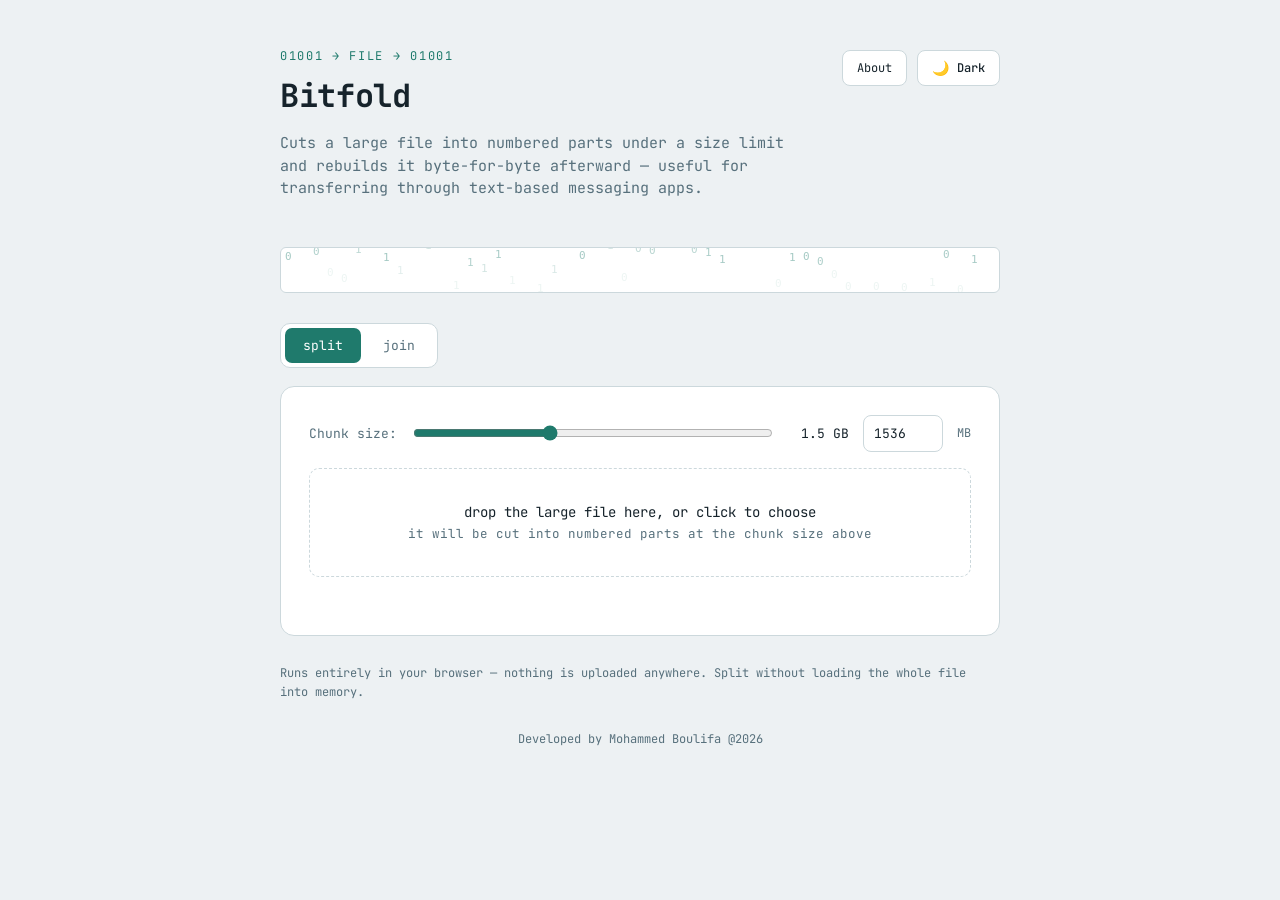
<file: index.html>
<!DOCTYPE html>
<html lang="en">
<head>
<meta charset="UTF-8">
<title>Bitfold — split and rejoin large files</title>
<meta name="viewport" content="width=device-width, initial-scale=1">
<link rel="stylesheet" href="style.css">
</head>
<body>
<div class="wrap">

  <header>
    <div>
      <div class="eyebrow">01001 → file → 01001</div>
      <h1>Bitfold</h1>
      <p class="sub">Cuts a large file into numbered parts under a size limit and rebuilds it byte-for-byte afterward — useful for transferring through text-based messaging apps.</p>
    </div>
    <div class="header-actions">
      <a class="nav-link" href="about.html">About</a>
      <button id="themeToggle" type="button" aria-label="Toggle light/dark mode">
        <span class="icon" id="themeIcon">🌙</span><span id="themeLabel">Dark</span>
      </button>
    </div>
  </header>

  <div class="stream"><canvas id="streamCanvas"></canvas></div>

  <div class="tabs">
    <div class="tab active" data-tab="split">split</div>
    <div class="tab" data-tab="join">join</div>
  </div>

  <!-- SPLIT -->
  <div class="panel" id="splitPanel">
    <div class="row chunk-row">
  <label for="chunkSlider" class="chunk-label">Chunk size:</label>
  <input type="range" id="chunkSlider" min="1" max="4096" step="1" value="1536" class="chunk-slider">
  <span id="chunkSliderLabel" class="chunk-slider-label">1.5 GB</span>
  <input type="number" id="customChunkMB" min="1" max="4096" step="1" value="1536" class="chunk-custom">
  <span class="chunk-unit">MB</span>
    </div>
    <div class="drop" id="splitDrop">
      <div class="big">drop the large file here, or click to choose</div>
      <div class="small">it will be cut into numbered parts at the chunk size above</div>
      <input type="file" id="splitInput">
    </div>
    <div class="meta hidden" id="splitMeta"></div>
    <div id="splitParts"></div>
    <div class="status" id="splitStatus"></div>
  </div>

  <!-- JOIN -->
  <div class="panel hidden" id="joinPanel">
    <div class="drop" id="joinDrop">
      <div class="big">drop all the part files here at once, or click to choose</div>
      <div class="small">select every <code>.partNNNofNNN</code> file from the split step</div>
      <input type="file" id="joinInput" multiple>
    </div>
    <div class="meta hidden" id="joinMeta"></div>
    <div class="row">
      <button class="primary" id="joinBtn">Rebuild file</button>
      <button id="resetJoin">Clear</button>
    </div>
    <div class="status" id="joinStatus"></div>
  </div>

  <footer>
    Runs entirely in your browser — nothing is uploaded anywhere. Split without loading the whole file into memory.
  </footer>
  <footer class="container"> Developed by Mohammed Boulifa @2026</footer>
</div>

<script src="theme.js"></script>
<script src="app.js"></script>
</body>
</html>
</file>
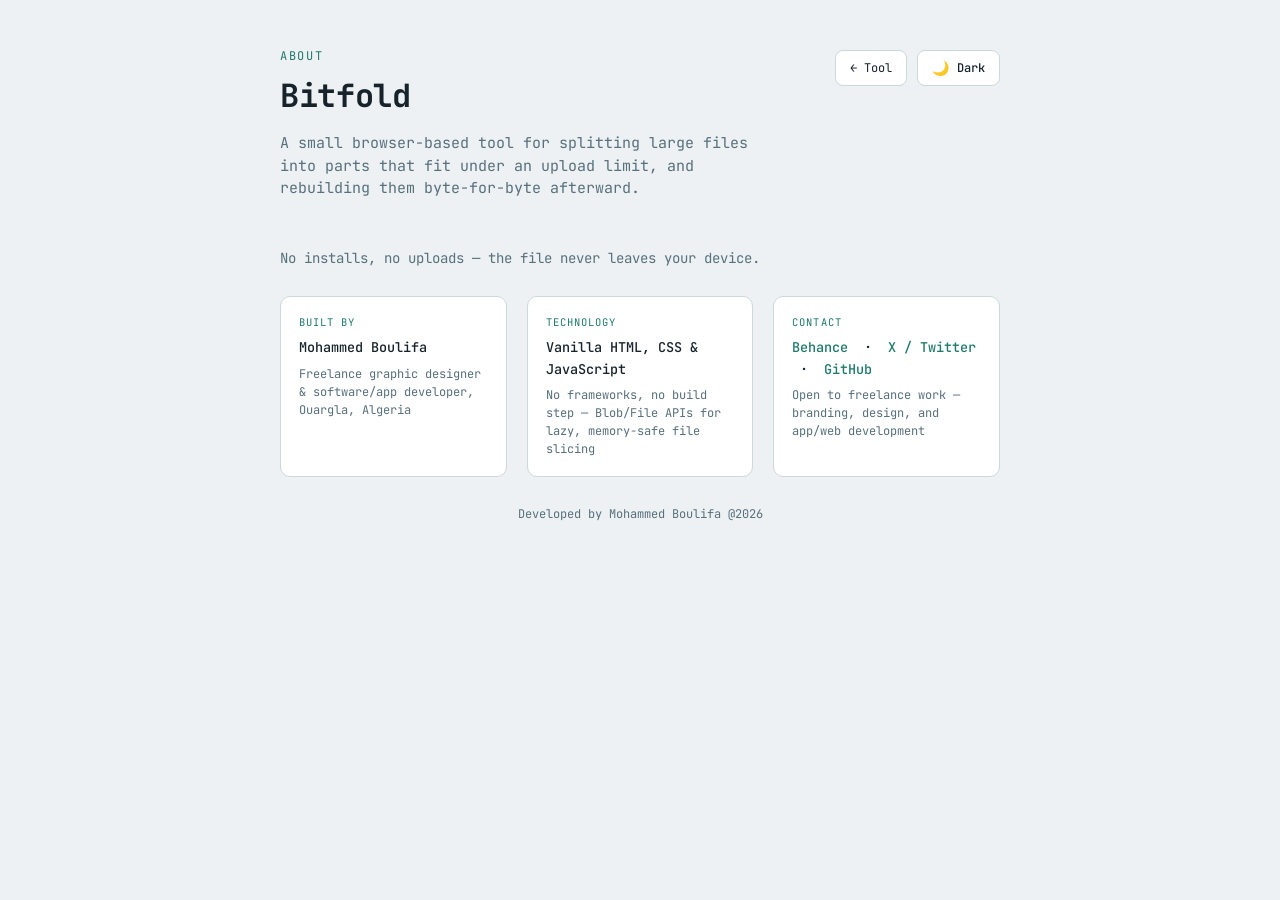
<file: about.html>
<!DOCTYPE html>
<html lang="en">
<head>
<meta charset="UTF-8">
<title>About — Bitfold</title>
<meta name="viewport" content="width=device-width, initial-scale=1">
<link rel="stylesheet" href="style.css">
</head>
<body>
<div class="wrap">

  <header>
    <div>
      <div class="eyebrow">About</div>
      <h1>Bitfold</h1>
      <p class="sub">A small browser-based tool for splitting large files into parts that fit under an upload limit, and rebuilding them byte-for-byte afterward.</p>
    </div>
    <div class="header-actions">
      <a class="nav-link" href="index.html">← Tool</a>
      <button id="themeToggle" type="button" aria-label="Toggle light/dark mode">
        <span class="icon" id="themeIcon">🌙</span><span id="themeLabel">Dark</span>
      </button>
    </div>
  </header>

  <p class="about-text">No installs, no uploads — the file never leaves your device.</p>

  <div class="about-grid">
    <div class="about-block">
      <div class="about-label">Built by</div>
      <div class="about-value">Mohammed Boulifa</div>
      <div class="about-sub">Freelance graphic designer &amp; software/app developer, Ouargla, Algeria</div>
    </div>
    <div class="about-block">
      <div class="about-label">Technology</div>
      <div class="about-value">Vanilla HTML, CSS &amp; JavaScript</div>
      <div class="about-sub">No frameworks, no build step — Blob/File APIs for lazy, memory-safe file slicing</div>
    </div>
    <div class="about-block">
      <div class="about-label">Contact</div>
      <div class="about-value">
        <a href="https://behance.net/MohammedBoulifa" target="_blank" rel="noopener">Behance</a>
        &nbsp;·&nbsp;
        <a href="https://x.com/X07Mohammed" target="_blank" rel="noopener">X / Twitter</a>
        &nbsp;·&nbsp;
        <a href="https://github.com/MohammedBoulifa" target="_blank" rel="noopener">GitHub</a>
      </div>
      <div class="about-sub">Open to freelance work — branding, design, and app/web development</div>
    </div>
  </div>
  <footer class="container"> Developed by Mohammed Boulifa @2026</footer>
</div>

<script src="theme.js"></script>
</body>
</html>
</file>
<file: style.css>
@import url('https://fonts.googleapis.com/css2?family=JetBrains+Mono:ital,wght@0,100..800;1,100..800&display=swap');

:root{
  --bg: #EDF1F3;
  --panel: #FFFFFF;
  --ink: #16232B;
  --ink-soft: #57707C;
  --accent: #1F7A6C;
  --accent-soft: #DCEEEA;
  --line: #CCD8DC;
  --warn: #B5482A;
  --mono: 'JetBrains Mono', monospace;
  --sans: 'JetBrains Mono', sans-serif;
}

:root[data-theme="dark"]{
  --bg: #10171B;
  --panel: #172027;
  --ink: #E7EEF0;
  --ink-soft: #8FA5AC;
  --accent: #3FCBAE;
  --accent-soft: #17332E;
  --line: #2B3A41;
  --warn: #E07856;
}

*{ box-sizing: border-box; }
html,body{ margin:0; padding:0; background:var(--bg); color:var(--ink); font-family:var(--sans); transition: background .2s, color .2s; }

.wrap{ max-width: 760px; margin: 0 auto; padding: 48px 20px 80px; }

header{ margin-bottom: 32px; display:flex; align-items:flex-start; justify-content:space-between; gap:16px; }
.eyebrow{ font-family: var(--mono); font-size: 12px; letter-spacing: 0.14em; text-transform: uppercase; color: var(--accent); margin-bottom: 10px; }
h1{ font-family: var(--mono); font-weight: 700; font-size: 32px; margin: 0 0 10px; letter-spacing: -0.01em; }
.sub{ color: var(--ink-soft); font-size: 15px; line-height: 1.5; max-width: 56ch; }

.header-actions{ flex-shrink:0; display:flex; align-items:center; gap:10px; margin-top: 2px; }
.nav-link{ font-family: var(--mono); font-size: 12px; padding: 9px 14px; border-radius: 8px; border: 1px solid var(--line); background: var(--panel); color: var(--ink); text-decoration:none; }
.nav-link:hover{ border-color: var(--accent); }

#themeToggle{ display:flex; align-items:center; gap:8px; font-family: var(--mono); font-size: 12px; padding: 9px 14px; border-radius: 8px; border: 1px solid var(--line); background: var(--panel); color: var(--ink); cursor:pointer; }
#themeToggle:hover{ border-color: var(--accent); }
#themeToggle .icon{ font-size: 14px; line-height:1; }

.stream{ position: relative; height: 46px; overflow: hidden; margin: 22px 0 30px; border-radius: 6px; background: var(--panel); border: 1px solid var(--line); }
.stream canvas{ display:block; width:100%; height:100%; }

.tabs{ display:flex; gap:4px; margin-bottom: 18px; background: var(--panel); border: 1px solid var(--line); border-radius: 10px; padding: 4px; width: fit-content; }
.tab{ font-family: var(--mono); font-size: 13px; padding: 9px 18px; border-radius: 7px; cursor:pointer; color: var(--ink-soft); user-select:none; transition: background .15s, color .15s; }
.tab.active{ background: var(--accent); color: #fff; }

.panel{ background: var(--panel); border: 1px solid var(--line); border-radius: 14px; padding: 28px; transition: background .2s, border-color .2s; }
.panel + .panel{ margin-top: 16px; }
.hidden{ display:none !important; }

.drop{ border: 1.5px dashed var(--line); border-radius: 10px; padding: 34px 20px; text-align:center; cursor:pointer; transition: border-color .15s, background .15s; }
.drop:hover, .drop.drag{ border-color: var(--accent); background: var(--accent-soft); }
.drop .big{ font-family: var(--mono); font-size: 14px; color: var(--ink); margin-bottom: 4px; }
.drop .small{ font-size: 12.5px; color: var(--ink-soft); }
input[type=file]{ display:none; }

textarea{ width:100%; min-height: 130px; font-family: var(--mono); font-size: 12px; padding: 12px; border-radius: 8px; border: 1px solid var(--line); resize: vertical; background: var(--bg); color: var(--ink); }

.meta{ font-family: var(--mono); font-size: 12.5px; color: var(--ink-soft); margin-top: 14px; line-height: 1.7; }
.meta b{ color: var(--ink); font-weight: 600; }

.row{ display:flex; gap:10px; flex-wrap: wrap; margin-top: 18px; }
button{ font-family: var(--mono); font-size: 13px; font-weight: 500; padding: 11px 18px; border-radius: 8px; border: 1px solid var(--line); background: var(--panel); color: var(--ink); cursor:pointer; transition: background .15s, border-color .15s; }
button.primary{ background: var(--accent); border-color: var(--accent); color: #fff; }
button.primary:hover{ background: #18604F; }
button:hover:not(.primary){ border-color: var(--accent); }
button:disabled{ opacity: 0.45; cursor: not-allowed; }

.divider{ height:1px; background: var(--line); margin: 20px 0; }
.or{ text-align:center; font-family: var(--mono); font-size: 11px; color: var(--ink-soft); margin: 14px 0; letter-spacing: 0.08em; }

.status{ font-family: var(--mono); font-size: 12.5px; margin-top: 12px; min-height: 18px; }
.status.ok{ color: var(--accent); }
.status.err{ color: var(--warn); }

.chunk-row{ margin-top:0; margin-bottom:16px; align-items:center; flex-wrap:nowrap; gap:14px; }
.chunk-label{ font-family:var(--mono); font-size:13px; color:var(--ink-soft); white-space:nowrap; }
.chunk-slider{ flex:1; min-width:120px; accent-color:var(--accent); }
.chunk-slider-label{ font-family:var(--mono); font-size:13px; color:var(--ink); min-width:60px; text-align:right; }
.chunk-custom{ width:80px; font-family:var(--mono); font-size:13px; padding:9px 10px; border-radius:8px; border:1px solid var(--line); background: var(--panel); color: var(--ink); }
.chunk-unit{ font-family:var(--mono); font-size:12px; color:var(--ink-soft); }

footer{ margin-top: 28px; font-size: 12px; color: var(--ink-soft); line-height: 1.6; }
code{ font-family: var(--mono); background: var(--accent-soft); padding: 1px 5px; border-radius: 4px; font-size: 11.5px; }

/* ---------- about page ---------- */
.about-text{ color: var(--ink-soft); font-size: 14px; line-height: 1.7; max-width: 60ch; margin: 0 0 26px; }

.about-grid{ display:grid; grid-template-columns: repeat(3, 1fr); gap: 20px; margin-bottom: 28px; }
.about-block{ background: var(--panel); border: 1px solid var(--line); border-radius: 10px; padding: 18px; }
.about-label{ font-family: var(--mono); font-size: 10.5px; letter-spacing: 0.1em; text-transform: uppercase; color: var(--accent); margin-bottom: 8px; }
.about-value{ font-size: 13.5px; color: var(--ink); font-weight: 500; line-height: 1.6; }
.about-value a{ color: var(--accent); text-decoration: none; border-bottom: 1px solid transparent; }
.about-value a:hover{ border-bottom-color: var(--accent); }
.about-sub{ font-size: 12px; color: var(--ink-soft); margin-top: 6px; line-height: 1.5; }

.container {
  text-align: center;
}


@media (max-width: 640px){
  .about-grid{ grid-template-columns: 1fr; }
}

@media (max-width: 600px){
  .wrap{ padding: 28px 16px 56px; }

  header{ flex-wrap: wrap; gap: 14px; margin-bottom: 24px; }
  h1{ font-size: 26px; }
  .sub{ font-size: 14px; }
  .header-actions{ width: 100%; justify-content: flex-start; }

  .tabs{ width: 100%; }
  .tab{ flex: 1; text-align: center; padding: 10px 8px; }

  .panel{ padding: 18px; }

  .chunk-row{ flex-wrap: wrap; gap: 10px; }
  .chunk-label{ width: 100%; }
  .chunk-slider{ min-width: 100%; order: 1; }
  .chunk-slider-label{ text-align: left; order: 2; }
  .chunk-custom{ order: 3; }
  .chunk-unit{ order: 4; }

  .drop{ padding: 26px 14px; }

  .row{ flex-direction: column; }
  .row button{ width: 100%; }

  .about-grid{ grid-template-columns: 1fr; }
}
</file>
